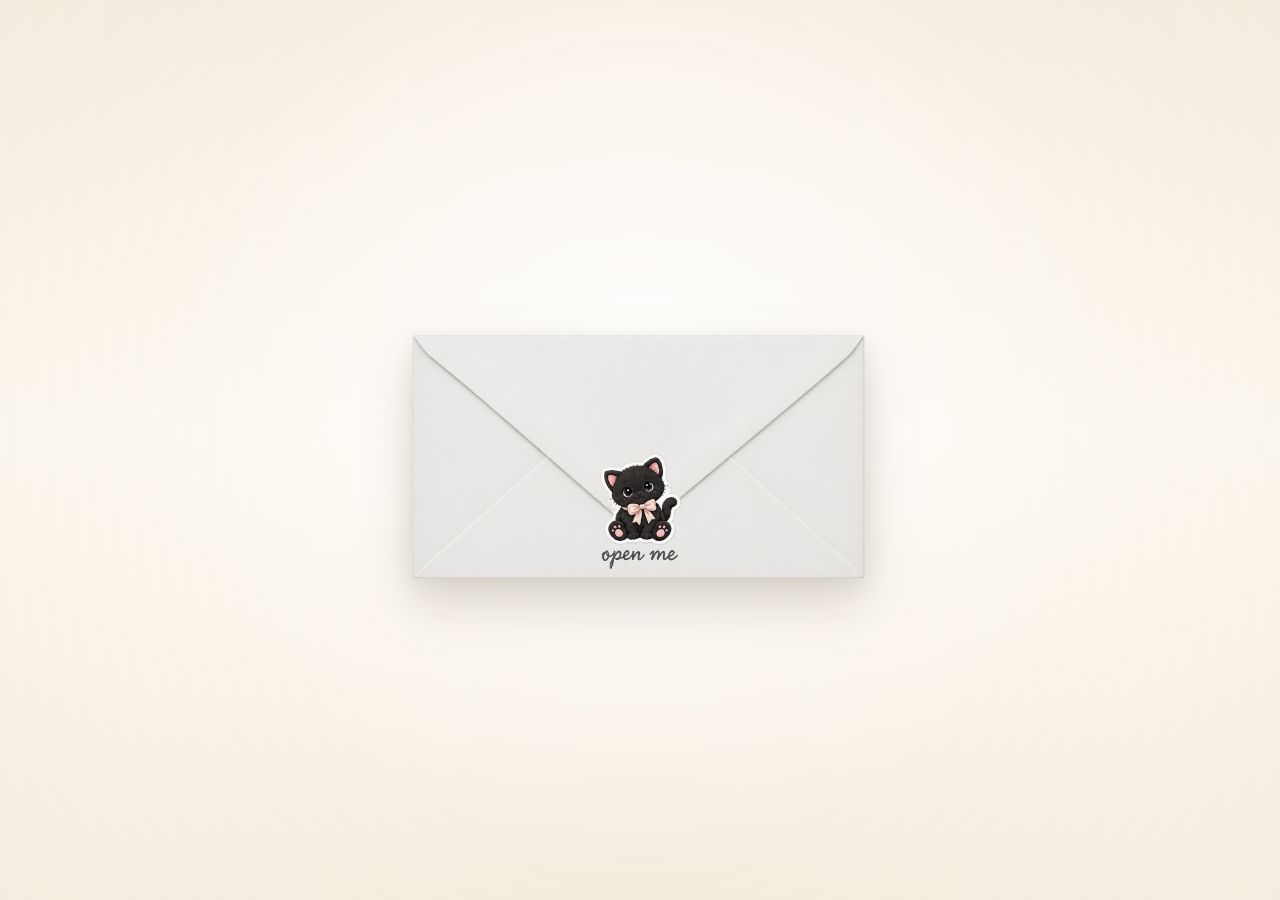
<file: index.html>
<!DOCTYPE html>
<html lang="es">
<head>
<meta charset="UTF-8">
<meta name="viewport" content="width=device-width, initial-scale=1, viewport-fit=cover">
<title>Para ti</title>

<!-- Estilos separados por módulo: base (compartido) + uno por página.
     Cada página solo necesita su propio archivo de estilos, además del
     base compartido (fondo, partículas, sobre, iconos, layout genérico
     de las páginas). -->
<link rel="stylesheet" href="css/base.css">
<link rel="stylesheet" href="css/readme-page.css">
<link rel="stylesheet" href="css/us-page.css">
<link rel="stylesheet" href="css/playlist-page.css">
<link rel="stylesheet" href="css/countdown-page.css">
</head>
<body>

<div id="particles"></div>

<div class="envelope-wrap">
  <div class="desktop-title" aria-label="mi bebecita">Pick any one!</div>
  <img class="envelope-photo" src="assets/img/envelope.png" alt="Sobre - abrir">
  <div class="icons-row" id="iconsRow">
    <button class="icon-btn" id="iconMessage" type="button" aria-label="Read Me" data-page-target="firstPage">
      <img src="assets/img/icon-readme.png" alt="" draggable="false" class="image-2-zoom">
      <span class="icon-label">Read Me</span>
    </button>
    <button class="icon-btn" id="iconMemories" type="button" aria-label="Us" data-page-target="usPage">
      <img src="assets/img/icon-us.png" alt="" draggable="false">
      <span class="icon-label">Us</span>
    </button>
    <button class="icon-btn" id="iconMusic" type="button" aria-label="Playlist" data-page-target="playlistPage">
      <img src="assets/img/icon-playlist.png" alt="" draggable="false">
      <span class="icon-label">Playlist</span>
    </button>
    <button class="icon-btn" id="iconCountdown" type="button" aria-label="Cuenta regresiva" data-page-target="countdownPage">
      <img src="assets/img/icon-countdown.png" alt="" draggable="false">
      <span class="icon-label">Countdown</span>
    </button>
  </div>
</div>

<!-- Las 3 páginas empiezan vacías: main.js hace fetch() de pages/*.html y
     rellena cada una la primera vez que su icono es presionado, llamando
     luego al módulo JS propio de esa página (js/modules/<pagina>.js) si
     tiene alguno. Así cada icono carga únicamente su propio contenido. -->
<section class="first-page icon-page readme-page" id="firstPage" aria-hidden="true"></section>
<section class="first-page icon-page us-page" id="usPage" aria-hidden="true"></section>
<section class="first-page icon-page playlist-page" id="playlistPage" aria-hidden="true"></section>
<section class="first-page icon-page countdown-page" id="countdownPage" aria-hidden="true"></section>

<script type="module" src="js/main.js"></script>

</body>
</html>
</file>
<file: css/base.css>
/* base.css — estilos compartidos: reset, fondo, particulas, sobre, iconos, layout de paginas */

@import url('https://fonts.googleapis.com/css2?family=Allura&display=swap');
  :root {
    --cream: #fdf9f1;
    --heart-gray: #5f5954;
  }
  * { box-sizing: border-box; }
  html, body {
    margin: 0;
    min-height: 100svh;
    overflow-x: hidden;
  }
  body {
    background:
      radial-gradient(circle at 50% 43%, rgba(255,255,255,0.92) 0%, rgba(255,255,255,0.48) 24%, transparent 58%),
      radial-gradient(circle at 50% 100%, rgba(232,220,204,0.22), transparent 48%),
      linear-gradient(180deg, #f7efe4 0%, var(--cream) 48%, #f8f0e5 100%);
    padding: env(safe-area-inset-top, 0px) 0 env(safe-area-inset-bottom, 0px);
    position: relative;
  }
  body::before {
    content: '';
    position: fixed;
    inset: 0;
    z-index: 0;
    pointer-events: none;
    background: radial-gradient(circle at center, transparent 48%, rgba(207,191,171,0.08) 100%);
  }

  /* Tinte sobre el fondo ORIGINAL: no reemplaza sus gradientes. */
  body::after {
    content: '';
    position: fixed;
    inset: 0;
    z-index: 1;
    pointer-events: none;
    background: transparent;
    opacity: 0;
    transition: background-color 380ms cubic-bezier(0.22, 1, 0.36, 1), opacity 380ms cubic-bezier(0.22, 1, 0.36, 1);
  }
  body.theme-pink::after { background: #f3a6b9; opacity: .58; }
  body.theme-yellow::after { background: #f4df9a; opacity: .62; }
  body.theme-black::after { background: #000; opacity: .94; }

  #particles {
    position: fixed;
    inset: 0;
    z-index: 2;
    pointer-events: none;
    overflow: hidden;
  }
  .heart-particle {
    position: absolute;
    bottom: -30px;
    color: var(--heart-gray);
    opacity: 0;
    animation: float-up linear infinite;
    filter: blur(0.1px);
    transition: color 380ms cubic-bezier(0.22, 1, 0.36, 1);
  }
  body.theme-pink .heart-particle,
  body.theme-yellow .heart-particle,
  body.theme-black .heart-particle { color: #fff; }

  @keyframes float-up {
    0% { transform: translateY(0) translateX(0); opacity: 0; }
    12% { opacity: 0.6; }
    88% { opacity: 0.45; }
    100% { transform: translateY(-108vh) translateX(var(--drift, 16px)); opacity: 0; }
  }
  @media (prefers-reduced-motion: reduce) {
    .heart-particle { animation: none; opacity: 0.5; transition: none; }
    body::after { transition: none; }
  }

  /* Título decorativo: aparece junto con los iconos y solo en PC. */
  .desktop-title {
    position: absolute;
    top: 48px;
    left: 50%;
    transform: translateX(-50%);
    z-index: 4;
    margin: 0;
    color: #5f554b;
    font-family: "Allura", "Segoe Script", "Brush Script MT", cursive;
    font-size: clamp(34px, 3.2vw, 52px);
    font-weight: 400;
    line-height: 1;
    white-space: nowrap;
    letter-spacing: 0.01em;
    pointer-events: none;
    user-select: none;
    -webkit-user-select: none;
    opacity: 0;
    visibility: hidden;
  }

  .envelope-wrap.is-opened .desktop-title {
    visibility: visible;
    animation: desktop-title-appear 620ms cubic-bezier(0.22, 1, 0.36, 1) forwards;
  }

  .envelope-wrap.icons-page-open .desktop-title {
    visibility: hidden;
    opacity: 0;
    pointer-events: none;
    transition: opacity 300ms ease, visibility 0s linear 300ms;
  }

  @keyframes desktop-title-appear {
    0% {
      opacity: 0;
      transform: translateX(-50%) translateY(-8px) scale(0.92);
    }
    100% {
      opacity: 1;
      transform: translateX(-50%) translateY(0) scale(1);
    }
  }

  /* Etiquetas debajo de cada icono, siguiendo el estilo manuscrito de la referencia. */
  .icon-label {
    display: block;
    margin-top: 7px;
    color: #5f554b;
    font-family: "Allura", "Segoe Script", "Brush Script MT", cursive;
    font-size: clamp(25px, 2.3vw, 34px);
    font-weight: 400;
    line-height: 1;
    white-space: nowrap;
    letter-spacing: 0.01em;
    text-shadow: 0 1px 1px rgba(102, 86, 68, 0.06);
    pointer-events: none;
  }

  /* Envelope, centered */
  .envelope-wrap {
    position: relative;
    z-index: 2;
    min-height: 100svh;
    display: flex;
    align-items: center;
    justify-content: center;
    padding: 2rem 1.5rem;
  }
  .envelope-photo {
    width: min(520px, 92vw);
    height: auto;
    display: block;
    cursor: pointer;
    transform: scale(1);
    transform-origin: center center;
    will-change: transform;
    transition: transform 420ms cubic-bezier(0.22, 1, 0.36, 1);
    filter:
      drop-shadow(0 24px 26px rgba(102, 86, 68, 0.20))
      drop-shadow(0 7px 10px rgba(102, 86, 68, 0.10));
    /* Evita que el navegador trate la imagen como una foto descargable:
       sin resaltado azul al tocar, sin menú de "Descargar imagen" al
       mantener presionado, y sin arrastre/selección accidental. */
    --hover-scale: 1;
    transform: scale(var(--hover-scale));
    -webkit-tap-highlight-color: transparent;
    -webkit-touch-callout: none;
    -webkit-user-select: none;
    user-select: none;
    -webkit-user-drag: none;
    user-drag: none;
  }

  /* Solo en dispositivos con mouse: agrandar suavemente al pasar encima. */
  @media (hover: hover) and (pointer: fine) {
    .envelope-photo:hover {
      --hover-scale: 1.035;
    }
  }

  /* Animación del clic/tap: se encoge y vuelve suavemente, partiendo
     siempre de la escala actual (con o sin hover) para que no haya salto. */
  @keyframes envelope-click {
    0% { transform: scale(var(--hover-scale)); }
    45% { transform: scale(calc(var(--hover-scale) * 0.94)); }
    100% { transform: scale(var(--hover-scale)); }
  }

  .envelope-photo.is-clicked {
    animation: envelope-click 360ms cubic-bezier(0.22, 1, 0.36, 1);
  }

  @media (prefers-reduced-motion: reduce) {
    .envelope-photo {
      transition: none;
    }
    .envelope-photo.is-clicked {
      animation: none;
    }
  }

  /* --- Fila de 3 iconos que reemplaza al sobre --- */
  .envelope-wrap {
    overflow: visible;
  }
  /* Al abrir, el sobre se quita al instante (sin fundido ni animación). */
  .envelope-wrap.is-opened .envelope-photo {
    display: none;
  }

  .icons-row {
    position: absolute;
    inset: 0;
    display: flex;
    align-items: center;
    justify-content: space-between;
    width: min(1250px, calc(100vw - 60px));
    margin: 0 auto;
    padding: 0 10px;
    pointer-events: none;
  }

  @media (max-width: 700px) {
    .icons-row {
      width: 100%;
      height: 100%;
      flex-direction: column;
      justify-content: center;
      gap: 28px;
      align-items: center;
    }
    .icon-btn img {
      width: 750px;
      --hover-scale: 1.25;
    }
  }

  .icon-btn {
    background: none;
    border: none;
    margin: 0;
    padding: 0;
    line-height: normal;
    display: flex;
    flex-direction: column;
    align-items: center;
    justify-content: flex-start;
    gap: 0;
    cursor: pointer;
    opacity: 0;
    transform: scale(0.4);
    pointer-events: none;
    -webkit-tap-highlight-color: transparent;
  }
  .icon-btn.show {
    animation: icon-appear 620ms cubic-bezier(0.22, 1, 0.36, 1) forwards;
  }
  /* Solo se habilita el click/hover cuando terminó de aparecer, para que
     nunca choque con la animación de entrada. */
  .icon-btn.ready {
    pointer-events: auto;
    opacity: 1;
    transform: scale(1);
  }

  .icon-btn img {
    display: block;
    width: clamp(160px, 17vw, 250px);
    height: auto;
    --hover-scale: 1;
    transform: scale(var(--hover-scale));
    transition: transform 320ms cubic-bezier(0.22, 1, 0.36, 1);
    filter:
      drop-shadow(0 10px 12px rgba(102, 86, 68, 0.18))
      drop-shadow(0 3px 5px rgba(102, 86, 68, 0.10));
    -webkit-tap-highlight-color: transparent;
    -webkit-touch-callout: none;
    -webkit-user-select: none;
    user-select: none;
    -webkit-user-drag: none;
    user-drag: none;
  }

  /* Solo en dispositivos con mouse: agrandar suavemente al pasar encima. */
  @media (hover: hover) and (pointer: fine) {
    .icons-row:not(.is-busy) .icon-btn.ready img:hover {
      --hover-scale: 1.08;
    }
  }

  @keyframes icon-appear {
    0% { opacity: 0; transform: scale(0.4); }
    100% { opacity: 1; transform: scale(1); }
  }

  @keyframes icon-click {
    0% { transform: scale(var(--hover-scale)); }
    45% { transform: scale(calc(var(--hover-scale) * 0.9)); }
    100% { transform: scale(var(--hover-scale)); }
  }

  @keyframes icon-exit {
    0% { opacity: 1; transform: scale(1); }
    42% { opacity: .92; transform: scale(.82); }
    100% { opacity: 0; transform: scale(.34); }
  }

  .icons-row.is-busy {
    pointer-events: none;
  }

  .icons-row.is-busy .icon-btn img {
    --hover-scale: 1;
  }

  .icon-btn.is-leaving {
    pointer-events: none;
    animation: icon-exit 430ms cubic-bezier(0.55, 0, 0.2, 1) forwards;
  }

  /* En móvil, el tap usa la misma animación de clic. */
  @media (hover: none) and (pointer: coarse) {
    .icon-btn.ready img {
      touch-action: manipulation;
    }
  }

  .icon-btn img.is-clicked {
    animation: icon-click 320ms cubic-bezier(0.22, 1, 0.36, 1);
  }

  @media (prefers-reduced-motion: reduce) {
    .envelope-photo { transition: none; }
    .icon-btn.show { animation: none; opacity: 1; transform: scale(1); }
    .icon-btn img { transition: none; }
    .icon-btn img.is-clicked { animation: none; }
    .icon-btn.is-leaving { animation: none; opacity: 0; transform: scale(.34); }
  }

  /* OVERRIDE FINAL: móvil — tamaño grande pero equilibrado */
  @media (max-width: 700px) {
    .icon-btn img {
      width: 250px !important;
      --hover-scale: 1;
    }
  }

  @media (max-width: 700px) {
    .desktop-title {
      display: none !important;
      visibility: hidden !important;
      opacity: 0 !important;
      animation: none !important;
    }
    .icon-label {
      font-size: 29px;
    }
    .icon-btn.show.ready {
      pointer-events: auto;
      touch-action: manipulation;
    }
  }

  /* En accesibilidad/reducción de movimiento no hay animationend;
     los botones siguen siendo tocables en móvil y PC. */
  @media (prefers-reduced-motion: reduce) {
    .icon-btn.show {
      pointer-events: auto;
      touch-action: manipulation;
    }
  }

  /* ===== Paginas de los iconos ===== */
  .first-page {
    position: fixed;
    inset: 0;
    z-index: 30;
    display: flex;
    align-items: center;
    justify-content: center;
    padding: 32px 5vw;
    background: transparent;
    opacity: 0;
    visibility: hidden;
    pointer-events: none;
    transition: opacity 360ms ease, visibility 0s linear 360ms;
    overflow: auto;
    scrollbar-width: none;
    -ms-overflow-style: none;
  }

  .first-page.open {
    opacity: 1;
    visibility: visible;
    pointer-events: auto;
    transition: opacity 360ms ease;
  }

  .first-page-inner {
    width: min(1050px, 100%);
    min-height: min(680px, 92vh);
    display: flex;
    align-items: center;
    justify-content: center;
    gap: clamp(55px, 9vw, 125px);
    position: relative;
  }

  .memory-card {
    position: relative;
    flex: 0 0 auto;
    width: clamp(245px, 29vw, 355px);
    padding: 18px 18px 54px;
    background: #fff;
    box-shadow:
      0 14px 26px rgba(87, 73, 78, .18),
      0 3px 8px rgba(87, 73, 78, .10);
    transform: rotate(-1.2deg);
  }

  .memory-photo {
    display: block;
    width: 100%;
    aspect-ratio: 1.04 / 1;
    object-fit: cover;
    object-position: center;
    user-select: none;
    -webkit-user-drag: none;
  }

  .memory-dots {
    position: absolute;
    z-index: -1;
    left: -15px;
    bottom: -17px;
    width: 91%;
    height: 86%;
    background:
      radial-gradient(circle, rgba(255,255,255,.9) 1.4px, transparent 1.7px) 0 0 / 15px 15px,
      #d9cfc7;
    transform: rotate(.8deg);
  }

  .sticker-heart {
    position: absolute;
    top: -10px;
    left: -11px;
    width: 42px;
    height: 42px;
    border-radius: 50%;
    background: #eeeae5;
    box-shadow: 0 3px 7px rgba(80,70,65,.12);
    display: grid;
    place-items: center;
    color: #a79b92;
    font-size: 19px;
    transform: rotate(-13deg);
  }

  .sticker-bear {
    position: absolute;
    right: -14px;
    bottom: 16px;
    width: 45px;
    height: 45px;
    border-radius: 48% 48% 45% 45%;
    background: #c8b3a2;
    border: 3px solid #f7f1ec;
    box-shadow: 0 3px 7px rgba(80,70,65,.13);
    display: grid;
    place-items: center;
    font-size: 23px;
    transform: rotate(7deg);
  }

  .memory-copy {
    width: min(430px, 43vw);
    color: #746a70;
    transform: translateY(-4px);
  }

  .memory-copy h1 {
    margin: 0 0 34px;
    font-family: "Allura", "Segoe Script", "Brush Script MT", cursive;
    font-size: clamp(31px, 3.1vw, 48px);
    line-height: 1;
    font-weight: 400;
    color: #71666d;
  }

  .memory-copy p {
    margin: 0;
    font-family: "Allura", "Segoe Script", "Brush Script MT", cursive;
    font-size: clamp(23px, 2.15vw, 33px);
    line-height: 1.12;
    font-weight: 400;
    color: #7a7076;
  }

  .memory-signature {
    margin-top: 48px;
    text-align: center;
    font-family: "Allura", "Segoe Script", "Brush Script MT", cursive;
    font-size: clamp(24px, 2vw, 31px);
    color: #70666c;
  }

  .first-page-back {
    position: absolute;
    left: 50%;
    bottom: 12px;
    transform: translateX(-50%);
    border: 0;
    background: transparent;
    color: #4f454b;
    font-family: "Allura", "Segoe Script", "Brush Script MT", cursive;
    font-size: 31px;
    font-weight: 600;
    cursor: pointer;
    padding: 8px 16px;
    text-shadow: 0 2px 5px rgba(87, 73, 78, .12);
    -webkit-tap-highlight-color: transparent;
  }

  .first-page-back::after {
    content: '';
    display: block;
    width: 25px;
    height: 2px;
    margin: 0 auto;
    background: currentColor;
    opacity: .8;
  }

  @media (max-width: 700px) {
    .first-page {
      align-items: flex-start;
      padding: 28px 22px 70px;
    }

    .first-page-inner {
      min-height: auto;
      flex-direction: column;
      gap: 34px;
      justify-content: flex-start;
      padding-top: 12px;
    }

    .memory-card {
      width: min(300px, 78vw);
      padding: 13px 13px 39px;
    }

    .memory-dots {
      left: -10px;
      bottom: -12px;
      width: 91%;
      height: 85%;
      background-size: 11px 11px;
    }

    .sticker-heart {
      width: 34px;
      height: 34px;
      font-size: 15px;
      top: -8px;
      left: -8px;
    }

    .sticker-bear {
      width: 38px;
      height: 38px;
      right: -11px;
      bottom: 10px;
      font-size: 19px;
    }

    .memory-copy {
      width: min(430px, 90vw);
      text-align: center;
      transform: none;
    }

    .memory-copy h1 {
      margin-bottom: 23px;
      font-size: 34px;
    }

    .memory-copy p {
      font-size: 25px;
      line-height: 1.1;
    }

    .memory-signature {
      margin-top: 30px;
    }

    .first-page-back {
      bottom: 13px;
      font-size: 28px;
    }}
</file>
<file: css/readme-page.css>
/* readme-page.css — estilos exclusivos de la pagina 'Read Me' (icono 1)
   Rediseño completo: fondo con brillo, foto con tilt 3D, corazones al
   tocar, mensaje secreto oculto, texto con entrada animada. */

.first-page::-webkit-scrollbar,
.readme-copy::-webkit-scrollbar {
  display: none;
}

.readme-page {
  align-items: center;
  justify-content: center;
  padding: 4vh 3vw;
  overflow: hidden;
}

.readme-page .first-page-inner {
  width: min(1260px, 100%);
  gap: clamp(34px, 5vw, 86px);
  justify-content: center;
  position: relative;
  z-index: 2;
}

/* ---------------------------------------------------------------------
   Fondo: resplandor cálido detrás de todo + corazones flotando pasivos
   ------------------------------------------------------------------- */
.readme-page .readme-bg-glow {
  position: absolute;
  inset: -10%;
  z-index: 0;
  pointer-events: none;
  background:
    radial-gradient(circle at 25% 20%, rgba(255, 214, 229, .55), transparent 45%),
    radial-gradient(circle at 78% 75%, rgba(255, 197, 214, .5), transparent 50%),
    radial-gradient(circle at 50% 50%, rgba(255, 244, 246, .4), transparent 60%);
  animation: bg-glow-drift 12s ease-in-out infinite alternate;
}
@keyframes bg-glow-drift {
  0% { transform: scale(1) translate(0, 0); }
  100% { transform: scale(1.08) translate(-1.5%, 1.5%); }
}

.readme-page .readme-confetti {
  position: absolute;
  inset: 0;
  z-index: 1;
  pointer-events: none;
  overflow: hidden;
}
.readme-page .readme-confetti span {
  position: absolute;
  font-size: clamp(14px, 1.7vw, 24px);
  color: #f2a7bb;
  opacity: .55;
  filter: drop-shadow(0 2px 4px rgba(181,73,91,.15));
  animation: confetti-drift 7s ease-in-out infinite;
}
.readme-page .readme-confetti span:nth-child(1) { top: 10%; left: 5%; animation-delay: 0s; color: #f7c1d0; }
.readme-page .readme-confetti span:nth-child(2) { top: 80%; left: 8%; animation-delay: 1.1s; font-size: 16px; }
.readme-page .readme-confetti span:nth-child(3) { top: 18%; left: 93%; animation-delay: .6s; color: #e8a6c9; }
.readme-page .readme-confetti span:nth-child(4) { top: 70%; left: 95%; animation-delay: 1.8s; font-size: 15px; }
.readme-page .readme-confetti span:nth-child(5) { top: 44%; left: 2%; animation-delay: 2.4s; font-size: 13px; color: #f7c1d0; }
.readme-page .readme-confetti span:nth-child(6) { top: 52%; left: 97%; animation-delay: .3s; font-size: 17px; }
.readme-page .readme-confetti span:nth-child(7) { top: 5%; left: 46%; animation-delay: 1.5s; font-size: 12px; color: #e8a6c9; }
.readme-page .readme-confetti span:nth-child(8) { top: 92%; left: 55%; animation-delay: 2.1s; font-size: 14px; }
.readme-page .readme-confetti span:nth-child(9) { top: 30%; left: 15%; animation-delay: 3.1s; font-size: 13px; color: #f7c1d0; }
.readme-page .readme-confetti span:nth-child(10) { top: 60%; left: 85%; animation-delay: 1.9s; font-size: 15px; }
@keyframes confetti-drift {
  0%, 100% { transform: translateY(0) rotate(0deg); opacity: .35; }
  50% { transform: translateY(-16px) rotate(10deg); opacity: .8; }
}

/* ---------------------------------------------------------------------
   Encabezado
   ------------------------------------------------------------------- */
.readme-page .readme-heading {
  position: absolute;
  top: clamp(14px, 3vh, 30px);
  left: 50%;
  transform: translateX(-50%);
  display: flex;
  align-items: center;
  gap: 12px;
  z-index: 5;
  pointer-events: none;
  white-space: nowrap;
}
.readme-page .readme-heading-text {
  font-family: "Allura", "Segoe Script", "Brush Script MT", cursive;
  font-size: clamp(30px, 3.2vw, 46px);
  background: linear-gradient(90deg, #b5495b, #e0768c, #b5495b);
  background-size: 200% auto;
  -webkit-background-clip: text;
  background-clip: text;
  color: transparent;
  animation: heading-shine 3.5s linear infinite, heading-float 3.6s ease-in-out infinite;
  filter: drop-shadow(0 2px 8px rgba(181, 73, 91, .18));
}
.readme-page .readme-heading .sparkle {
  font-size: clamp(16px, 1.6vw, 22px);
  color: #e0aabb;
  animation: sparkle-twinkle 1.8s ease-in-out infinite;
}
.readme-page .readme-heading .sparkle:nth-child(3) { animation-delay: .4s; }
@keyframes heading-shine {
  0% { background-position: 0% center; }
  100% { background-position: 200% center; }
}
@keyframes heading-float {
  0%, 100% { transform: translateY(0); }
  50% { transform: translateY(-5px); }
}
@keyframes sparkle-twinkle {
  0%, 100% { opacity: .5; transform: scale(.85) rotate(0deg); }
  50% { opacity: 1; transform: scale(1.2) rotate(14deg); }
}
@media (max-width: 700px) {
  .readme-page .readme-heading { top: 10px; }
  .readme-page .readme-heading-text { font-size: 26px; }
}

/* ---------------------------------------------------------------------
   Tarjeta de la foto: marco tipo scrapbook + tilt 3D + glow + botón secreto
   ------------------------------------------------------------------- */
.readme-card {
  width: clamp(360px, 40vw, 560px);
  padding: 0;
  background: transparent;
  box-shadow: none;
  position: relative;
  transform-style: preserve-3d;
  perspective: 900px;
  transition: transform .12s ease-out;
  animation: card-entrance .8s cubic-bezier(.2,.9,.3,1.2) both;
}
@keyframes card-entrance {
  0% { opacity: 0; transform: translateY(30px) scale(.92) rotate(-6deg); }
  100% { opacity: 1; transform: translateY(0) scale(1) rotate(-2deg); }
}

.readme-card .memory-dots,
.readme-card .sticker-heart,
.readme-card .sticker-bear {
  display: block;
}

.readme-photo {
  aspect-ratio: auto;
  object-fit: contain;
  border-radius: 10px;
  outline: 6px solid #fff;
  outline-offset: 0;
  position: relative;
  z-index: 1;
  box-shadow:
    0 22px 26px rgba(87, 73, 78, .20),
    0 5px 9px rgba(87, 73, 78, .12),
    0 0 0 1px rgba(224, 170, 187, .35);
}

.readme-page .readme-photo-glow {
  position: absolute;
  inset: -6%;
  z-index: 0;
  border-radius: 26px;
  background: radial-gradient(circle, rgba(255, 200, 220, .65), transparent 70%);
  filter: blur(18px);
  opacity: .8;
  animation: photo-glow-pulse 3.2s ease-in-out infinite;
  pointer-events: none;
}
@keyframes photo-glow-pulse {
  0%, 100% { opacity: .55; transform: scale(.97); }
  50% { opacity: .9; transform: scale(1.04); }
}

.washi-tape {
  position: absolute;
  top: -16px;
  left: 50%;
  transform: translateX(-50%) rotate(-3deg);
  width: 108px;
  height: 34px;
  background: repeating-linear-gradient(45deg, rgba(255,255,255,.5) 0 6px, rgba(242,167,187,.75) 6px 12px);
  border-radius: 3px;
  box-shadow: 0 4px 8px rgba(87,73,78,.16);
  z-index: 3;
  opacity: .92;
}

.readme-card .memory-dots {
  background:
    radial-gradient(circle, rgba(255,255,255,.95) 1.5px, transparent 1.8px) 0 0 / 14px 14px,
    linear-gradient(135deg, #f3c7d3, #e7b9c8);
}

.sticker-heart {
  background: linear-gradient(145deg, #ffd9e3, #f6aec2);
  color: #b5495b;
  box-shadow: 0 4px 10px rgba(181,73,91,.28), inset 0 0 0 2px #fff;
  font-size: 21px;
  animation: sticker-bob 2.6s ease-in-out infinite;
}
.sticker-bear {
  background: linear-gradient(150deg, #e6c6b4, #c8a08c);
  box-shadow: 0 4px 10px rgba(120,90,70,.25), inset 0 0 0 2px #fff;
  animation: sticker-bob 3s ease-in-out infinite 0.3s;
}
@keyframes sticker-bob {
  0%, 100% { transform: translateY(0) rotate(0deg); }
  50% { transform: translateY(-5px) rotate(-6deg); }
}
.sticker-star {
  position: absolute;
  top: 38%;
  left: -18px;
  width: 34px;
  height: 34px;
  border-radius: 50%;
  background: linear-gradient(145deg, #fff2c4, #f6d98a);
  box-shadow: 0 3px 8px rgba(150,120,40,.25), inset 0 0 0 2px #fff;
  display: grid;
  place-items: center;
  font-size: 16px;
  transform: rotate(-10deg);
  z-index: 3;
  animation: sticker-spin 5s linear infinite;
}
@keyframes sticker-spin {
  0% { transform: rotate(-10deg) scale(1); }
  50% { transform: rotate(12deg) scale(1.12); }
  100% { transform: rotate(-10deg) scale(1); }
}
.sticker-sparkle {
  position: absolute;
  bottom: -14px;
  left: 22px;
  width: 30px;
  height: 30px;
  border-radius: 50%;
  background: linear-gradient(145deg, #ffe1ec, #f6b8cc);
  box-shadow: 0 3px 8px rgba(181,73,91,.22), inset 0 0 0 2px #fff;
  display: grid;
  place-items: center;
  font-size: 14px;
  transform: rotate(9deg);
  z-index: 3;
  animation: sparkle-twinkle 1.9s ease-in-out infinite;
}

/* Corazoncito secreto, casi invisible, escondido en una esquina de la foto */
.readme-page .readme-secret-btn {
  position: absolute;
  bottom: 6%;
  right: 7%;
  z-index: 4;
  width: 30px;
  height: 30px;
  border: none;
  border-radius: 50%;
  background: transparent;
  color: rgba(255, 255, 255, .35);
  font-size: 20px;
  display: grid;
  place-items: center;
  cursor: pointer;
  transition: transform .25s ease, color .25s ease;
  animation: secret-pulse 2.4s ease-in-out infinite;
}
.readme-page .readme-secret-btn:hover,
.readme-page .readme-secret-btn:focus-visible {
  color: #fff;
  transform: scale(1.3);
}
@keyframes secret-pulse {
  0%, 100% { opacity: .45; }
  50% { opacity: .85; }
}

/* ---------------------------------------------------------------------
   Marco de texto: festoneado (generado por JS) + brillo recorriendo el
   borde + entrada animada párrafo por párrafo
   ------------------------------------------------------------------- */
.readme-page .readme-copy-frame {
  position: relative;
  min-height: min(64vh, 580px);
  display: flex;
  align-items: center;
  justify-content: center;
  width: min(560px, 45vw);
}

.readme-page .readme-copy {
  position: relative;
  background: transparent;
  padding: clamp(18px, 2vw, 26px) clamp(30px, 3.4vw, 44px) clamp(34px, 3.8vw, 46px);
  width: 100%;
  max-height: min(48vh, 430px);
  overflow: auto;
  scrollbar-width: none;
  -ms-overflow-style: none;
  text-align: left;
}

.readme-page .readme-copy-frame .scallop-bg {
  position: absolute;
  inset: -14px;
  z-index: -1;
  pointer-events: none;
  filter: drop-shadow(0 10px 20px rgba(181, 73, 91, .16));
}
.readme-page .readme-copy-frame .scallop-bg svg {
  width: 100%;
  height: 100%;
  display: block;
}

/* Brillo diagonal que recorre el marco de tanto en tanto */
.readme-page .readme-copy-shine {
  position: absolute;
  inset: -14px;
  z-index: 0;
  pointer-events: none;
  overflow: hidden;
  border-radius: inherit;
}
.readme-page .readme-copy-shine::before {
  content: '';
  position: absolute;
  top: -50%;
  left: -60%;
  width: 40%;
  height: 200%;
  background: linear-gradient(100deg, transparent, rgba(255,255,255,.55), transparent);
  transform: rotate(12deg);
  animation: shine-sweep 5s ease-in-out infinite;
}
@keyframes shine-sweep {
  0% { left: -60%; }
  35%, 100% { left: 130%; }
}

.readme-page .readme-copy::after {
  content: '❀';
  position: absolute;
  bottom: -18px;
  right: 2px;
  font-size: 26px;
  color: #eaacbf;
  opacity: .7;
  transform: rotate(18deg);
  pointer-events: none;
}

.readme-page .readme-copy p {
  margin: 0 0 15px;
  font-family: "Allura", "Segoe Script", "Brush Script MT", cursive;
  font-size: clamp(22px, 1.65vw, 27px);
  line-height: 1.52;
  color: #6d5560;
  text-shadow: 0 1px 1px rgba(90, 78, 84, .10);
  position: relative;
  opacity: 0;
  transform: translateY(10px);
  animation: paragraph-in .6s ease forwards;
}
.readme-page .readme-copy p:nth-of-type(1) { animation-delay: .05s; }
.readme-page .readme-copy p:nth-of-type(2) { animation-delay: .15s; }
.readme-page .readme-copy p:nth-of-type(3) { animation-delay: .25s; }
.readme-page .readme-copy p:nth-of-type(4) { animation-delay: .35s; }
.readme-page .readme-copy p:nth-of-type(n+5) { animation-delay: .4s; }
@keyframes paragraph-in {
  to { opacity: 1; transform: translateY(0); }
}

.readme-page .readme-copy p::first-letter {
  font-size: 1.18em;
  color: #b5495b;
}

.readme-page .memory-signature {
  position: relative;
  font-size: clamp(30px, 2.6vw, 40px);
  color: #b5495b;
  text-shadow: 0 2px 10px rgba(181,73,91,.22);
  animation: signature-beat 1.8s ease-in-out infinite;
}
@keyframes signature-beat {
  0%, 100% { transform: scale(1); }
  50% { transform: scale(1.12); }
}

/* ---------------------------------------------------------------------
   Botón volver: lacito/sello, con hover suave
   ------------------------------------------------------------------- */
.readme-page .page-back {
  background: transparent;
  box-shadow: none;
  border: none;
  padding: 0;
}
.readme-page .readme-back-ribbon {
  display: inline-block;
  padding: 10px 28px;
  border-radius: 999px;
  background: linear-gradient(145deg, #ffe1ec, #f6b8cc);
  color: #96324a;
  font-family: "Allura", "Segoe Script", "Brush Script MT", cursive;
  font-size: 26px;
  box-shadow: 0 6px 14px rgba(181,73,91,.22), inset 0 0 0 1px rgba(255,255,255,.6);
  transition: transform .2s ease, box-shadow .2s ease;
}
.readme-page .page-back:hover .readme-back-ribbon,
.readme-page .page-back:focus-visible .readme-back-ribbon {
  transform: translateY(-2px) scale(1.04);
  box-shadow: 0 10px 20px rgba(181,73,91,.28), inset 0 0 0 1px rgba(255,255,255,.7);
}

/* ---------------------------------------------------------------------
   Corazones que estallan al tocar la página (capa full-screen)
   ------------------------------------------------------------------- */
.readme-page .readme-burst-layer {
  position: fixed;
  inset: 0;
  z-index: 30;
  pointer-events: none;
  overflow: hidden;
}
.readme-burst-heart {
  position: absolute;
  font-size: 18px;
  color: #e87b98;
  opacity: 0;
  animation: burst-float 1.1s ease-out forwards;
  will-change: transform, opacity;
}
@keyframes burst-float {
  0% { opacity: 0; transform: translate(0, 0) scale(.4) rotate(0deg); }
  15% { opacity: 1; }
  100% { opacity: 0; transform: var(--burst-end) scale(1.1) rotate(var(--burst-rot)); }
}

/* ---------------------------------------------------------------------
   Mensaje sorpresa oculto (corazón secreto)
   ------------------------------------------------------------------- */
.readme-page .readme-secret-message {
  position: fixed;
  inset: 0;
  z-index: 40;
  display: flex;
  align-items: center;
  justify-content: center;
  background: rgba(181, 73, 91, .28);
  backdrop-filter: blur(3px);
  opacity: 0;
  pointer-events: none;
  transition: opacity .3s ease;
  padding: 24px;
}
.readme-page .readme-secret-message.is-visible {
  opacity: 1;
  pointer-events: auto;
}
.readme-page .readme-secret-card {
  position: relative;
  background: linear-gradient(180deg, #fffaf7, #fff0f4);
  border-radius: 24px;
  padding: 40px 34px;
  max-width: 360px;
  text-align: center;
  box-shadow: 0 24px 50px rgba(87,73,78,.3);
  transform: scale(.85);
  transition: transform .3s cubic-bezier(.2,.9,.3,1.2);
}
.readme-page .readme-secret-message.is-visible .readme-secret-card {
  transform: scale(1);
}
.readme-page .readme-secret-heart {
  font-size: 46px;
  color: #e0577a;
  animation: signature-beat 1.4s ease-in-out infinite;
  margin-bottom: 6px;
}
.readme-page .readme-secret-card p {
  margin: 0 0 8px;
  font-family: "Allura", "Segoe Script", "Brush Script MT", cursive;
  font-size: 26px;
  color: #b5495b;
}
.readme-page .readme-secret-small {
  font-size: 19px !important;
  color: #8a6068 !important;
}
.readme-page .readme-secret-close {
  position: absolute;
  top: 14px;
  right: 18px;
  font-size: 16px;
  color: #b5495b;
  opacity: .6;
  cursor: pointer;
}
.readme-page .readme-secret-close:hover { opacity: 1; }

@media (prefers-reduced-motion: reduce) {
  .readme-page * {
    animation: none !important;
    transition: none !important;
  }
}

/* ---------------------------------------------------------------------
   Responsive
   ------------------------------------------------------------------- */
@media (max-width: 700px) {
  .readme-page {
    display: flex;
    flex-direction: column;
    justify-content: flex-start;
    align-items: center;
    padding: 70px 19px 48px;
  }

  .readme-page .first-page-inner {
    width: 100%;
    gap: 24px;
    padding-top: 0;
    flex-direction: column;
  }

  .readme-card {
    width: min(340px, 88vw);
    transform: none;
    animation: card-entrance-mobile .8s cubic-bezier(.2,.9,.3,1.2) both;
  }
  @keyframes card-entrance-mobile {
    0% { opacity: 0; transform: translateY(24px) scale(.94); }
    100% { opacity: 1; transform: translateY(0) scale(1); }
  }

  .readme-page .readme-copy-frame {
    width: min(620px, 92vw);
    min-height: auto;
  }

  .readme-page .readme-copy {
    max-height: none;
    overflow: visible;
    padding: 26px 20px 30px;
  }

  .readme-page .washi-tape { width: 84px; height: 26px; top: -12px; }
  .readme-page .sticker-star { width: 28px; height: 28px; left: -12px; }
  .readme-page .sticker-sparkle { width: 24px; height: 24px; left: 14px; bottom: -10px; }

  .readme-page .first-page-back {
    position: static;
    display: block;
    margin: 30px auto 0;
  }
}
</file>
<file: css/us-page.css>
/* us-page.css — estilos exclusivos de la pagina 'Us' (icono 2) */

.us-collage {
    width: clamp(250px, 31vw, 390px);
    min-height: clamp(310px, 36vw, 430px);
    position: relative;
  }

  .us-page {
    align-items: flex-start;
    justify-content: flex-start;
    padding: 0 4vw 28px;
    overflow-y: auto;
    overflow-x: hidden;
    flex-direction: column;
  }

  .us-page .first-page-inner {
    width: min(900px, 100%);
    min-height: auto;
    flex-direction: column;
    justify-content: flex-start;
    align-items: center;
    gap: clamp(28px, 4vw, 50px);
    margin: 0 auto;
    padding-top: 0;
  }

  /* La primera foto ocupa la altura visible y queda centrada al abrir la página,
     sin el "recorte" que provoca centrar con flexbox cuando hay overflow. */
  .us-hero {
    width: 100%;
    min-height: 100svh;
    display: flex;
    align-items: center;
    justify-content: center;
    flex-shrink: 0;
  }

  .us-frame {
    position: relative;
    width: min(480px, 78vw);
    padding: clamp(13px, 1.5vw, 21px);
    background:
      linear-gradient(135deg, rgba(255,255,255,.98), rgba(250,246,243,.96));
    border-radius: 6px;
    box-shadow:
      0 32px 45px rgba(87, 73, 78, .22),
      0 9px 18px rgba(87, 73, 78, .13),
      inset 0 0 0 1px rgba(136, 118, 108, .12);
    transform: rotate(-.45deg);
  }

  .us-frame-lower {
    margin-top: clamp(55px, 7vw, 85px);
    transform: rotate(.45deg);
  }

  .us-frame::before,
  .us-frame::after {
    content: '';
    position: absolute;
    z-index: 2;
    width: clamp(62px, 7vw, 96px);
    height: clamp(24px, 3vw, 34px);
    background:
      repeating-linear-gradient(45deg, rgba(187, 160, 150, .26) 0 9px, rgba(255,255,255,.38) 9px 18px),
      rgba(232, 214, 206, .88);
    border-radius: 3px;
    box-shadow: 0 7px 13px rgba(87, 73, 78, .14);
  }

  .us-frame::before {
    top: -11px;
    left: clamp(34px, 7vw, 96px);
    transform: rotate(-8deg);
  }

  .us-frame::after {
    right: clamp(34px, 7vw, 96px);
    bottom: -12px;
    transform: rotate(7deg);
  }

  .us-frame-caption {
    margin-top: clamp(10px, 1.5vw, 16px);
    text-align: center;
    font-family: "Allura", "Segoe Script", "Brush Script MT", cursive;
    font-size: clamp(24px, 2.2vw, 34px);
    color: #5e5359;
  }

  .us-main-image {
    display: block;
    width: 100%;
    max-height: none;
    object-fit: contain;
    border-radius: 3px;
    box-shadow: inset 0 0 0 1px rgba(255,255,255,.25);
    user-select: none;
    -webkit-user-drag: none;
  }

  .us-gallery {
    width: min(860px, 90vw);
    display: grid;
    grid-template-columns: repeat(3, minmax(0, 1fr));
    gap: clamp(32px, 5vw, 68px);
    align-items: start;
    justify-content: center;
  }

  .us-gallery-card {
    position: relative;
    padding: clamp(9px, 1vw, 13px);
    background: linear-gradient(135deg, #fffefd, #f6eee9);
    border-radius: 6px;
    box-shadow:
      0 18px 26px rgba(87, 73, 78, .17),
      0 5px 10px rgba(87, 73, 78, .10),
      inset 0 0 0 1px rgba(136, 118, 108, .11);
  }

  .us-gallery-card:nth-child(1) {
    transform: rotate(-.6deg);
  }

  .us-gallery-card:nth-child(2) {
    transform: translateY(8px) rotate(.35deg);
  }

  .us-gallery-card:nth-child(3) {
    transform: rotate(.55deg);
  }

  .us-gallery-card::before {
    content: '';
    position: absolute;
    z-index: 2;
    top: -9px;
    left: 50%;
    width: 68px;
    height: 24px;
    background:
      repeating-linear-gradient(45deg, rgba(187, 160, 150, .23) 0 8px, rgba(255,255,255,.42) 8px 16px),
      rgba(232, 214, 206, .86);
    border-radius: 3px;
    box-shadow: 0 6px 10px rgba(87, 73, 78, .12);
    transform: translateX(-50%) rotate(-4deg);
  }

  .us-gallery-img {
    display: block;
    width: 100%;
    aspect-ratio: 1.18 / 1;
    object-fit: cover;
    border-radius: 3px;
    user-select: none;
    -webkit-user-drag: none;
  }

  .us-gallery-caption {
    margin-top: 10px;
    min-height: 31px;
    text-align: center;
    font-family: "Allura", "Segoe Script", "Brush Script MT", cursive;
    font-size: clamp(22px, 1.9vw, 29px);
    line-height: 1;
    color: #5e5359;
  }

  .us-polaroid {
    position: absolute;
    width: 56%;
    padding: 12px 12px 42px;
    background: #fffdfa;
    box-shadow:
      0 14px 24px rgba(87, 73, 78, .16),
      0 3px 8px rgba(87, 73, 78, .10);
  }

  .us-polaroid::before {
    content: '';
    display: block;
    aspect-ratio: 1 / 1.05;
    background:
      linear-gradient(135deg, rgba(255,255,255,.52), transparent 45%),
      #d8c7cf;
  }

  .us-polaroid span {
    position: absolute;
    left: 0;
    right: 0;
    bottom: 10px;
    text-align: center;
    font-family: "Allura", "Segoe Script", "Brush Script MT", cursive;
    font-size: 27px;
    color: #7b7177;
  }

  .us-polaroid-one {
    left: 2%;
    top: 6%;
    transform: rotate(-7deg);
  }

  .us-polaroid-two {
    right: 1%;
    top: 28%;
    transform: rotate(6deg);
  }

  .us-ribbon {
    position: absolute;
    left: 50%;
    bottom: 7%;
    transform: translateX(-50%) rotate(-2deg);
    min-width: 155px;
    padding: 11px 18px 9px;
    background: #e9dce4;
    color: #756a71;
    text-align: center;
    font-family: "Allura", "Segoe Script", "Brush Script MT", cursive;
    font-size: 31px;
    box-shadow: 0 9px 17px rgba(87, 73, 78, .13);
  }

  .us-back {
    position: relative;
    left: auto;
    bottom: auto;
    transform: none;
    display: block;
    margin: 28px auto 0;
    border: 0;
    background: transparent;
    color: #4f454b;
    font-family: "Allura", "Segoe Script", "Brush Script MT", cursive;
    font-size: 31px;
    font-weight: 600;
    cursor: pointer;
    padding: 8px 16px;
    text-shadow: 0 2px 5px rgba(87, 73, 78, .12);
    -webkit-tap-highlight-color: transparent;
  }



  /* Ajuste pagina 2: fotos mas grandes y con menos espacio entre ellas */
  .us-page .first-page-inner {
    width: min(1050px, 100%);
    gap: 18px;
  }

  .us-hero {
    min-height: 82svh;
  }

  .us-frame {
    width: min(570px, 84vw);
  }

  .us-gallery {
    width: min(1000px, 94vw);
    gap: 24px;
  }

  @media (max-width: 700px) {
    .us-page .first-page-inner {
      gap: 20px;
    }

    .us-hero {
      min-height: 82svh;
    }

    .us-frame {
      width: min(560px, 92vw);
    }

    .us-main-image {
      max-height: 50vh;
    }

    .us-gallery {
      gap: 22px;
    }
  }

  @media (max-width: 700px) {

    .us-collage {
      width: min(315px, 85vw);
      min-height: 335px;
    }

    .us-page {
      justify-content: flex-start;
      align-items: center;
      padding: 0 14px 90px;
    }

    .us-page .first-page-inner {
      min-height: auto;
      width: 100%;
      padding-top: 0;
      align-items: center;
      gap: 38px;
    }

    .us-hero {
      min-height: 100svh;
      flex-shrink: 0;
    }

    .us-frame {
      width: min(500px, 88vw);
      padding: 12px;
      transform: rotate(-.3deg);
    }

    .us-frame-lower {
      margin-top: 55px;
      transform: rotate(.3deg);
    }

    .us-frame::before,
    .us-frame::after {
      width: 70px;
      height: 25px;
    }

    .us-frame::before {
      top: -8px;
      left: 22px;
    }

    .us-frame::after {
      right: 22px;
      bottom: -9px;
    }

    .us-frame-caption {
      margin-top: 10px;
      font-size: 27px;
    }

    .us-main-image {
      max-height: 42vh;
    }

    .us-gallery {
      width: min(500px, 88vw);
      grid-template-columns: 1fr;
      gap: 34px;
    }

    .us-gallery-card,
    .us-gallery-card:nth-child(1),
    .us-gallery-card:nth-child(2),
    .us-gallery-card:nth-child(3) {
      transform: none;
    }

    .us-gallery-img {
      aspect-ratio: 1.18 / 1;
    }

    .us-gallery-caption {
      min-height: 0;
      font-size: 30px;
    }

    .us-polaroid {
      padding: 10px 10px 36px;
    }

    .us-polaroid span {
      font-size: 24px;
    }}
/* Las 4 fotos inferiores suben juntas; se conserva su tamaño y separación interna. */
.us-hero {
    min-height: 70svh !important;
}

@media (max-width: 700px) {
    .us-hero {
        min-height: 70svh !important;
    }
}

.image-2-zoom {
  transform: scale(1.45);
  transform-origin: center center;
}
</file>
<file: css/playlist-page.css>
/* playlist-page.css — estilos exclusivos de la pagina 'Playlist' (icono 3) */

/* Página 3: tres imágenes individuales, iguales y separadas. */
  .playlist-image-card {
    width: min(1220px, 94vw);
    display: grid;
    grid-template-columns: repeat(3, minmax(0, 1fr));
    gap: 22px;
    align-items: stretch;
    justify-content: center;
  }

  .playlist-image-card .playlist-photo-frame {
    min-width: 0;
    aspect-ratio: 1 / 1;
    padding: 11px;
    background: rgba(145, 145, 145, .38);
    border: 1px solid rgba(255, 255, 255, .12);
    border-radius: 24px;
    box-shadow:
      0 22px 38px rgba(0, 0, 0, .28),
      0 7px 16px rgba(0, 0, 0, .18),
      inset 0 1px 0 rgba(255, 255, 255, .10);
    backdrop-filter: blur(5px);
    -webkit-backdrop-filter: blur(5px);
  }

  .playlist-image {
    display: block;
    width: 100%;
    height: 100%;
    object-fit: contain;
    object-position: center;
    background: rgba(110, 110, 110, .28);
    border-radius: 15px;
    user-select: none;
    -webkit-user-drag: none;
  }

  @media (max-width: 760px) {
    .playlist-image-card {
      width: min(92vw, 520px);
      grid-template-columns: 1fr;
      gap: 16px;
    }

    .playlist-image-card .playlist-photo-frame {
      padding: 9px;
      border-radius: 21px;
    }

    .playlist-image {
      border-radius: 13px;
    }
  }

  .playlist-image-extra {
    width: min(1220px, 94vw);
    display: flex;
    flex-wrap: wrap;
    justify-content: center;
    gap: 22px;
    margin-top: 22px;
  }

  .playlist-image-extra .playlist-photo-frame {
    width: min(31%, 380px);
    aspect-ratio: 1 / 1;
    padding: 11px;
    background: rgba(145, 145, 145, .38);
    border: 1px solid rgba(255, 255, 255, .12);
    border-radius: 24px;
    box-shadow:
      0 22px 38px rgba(0, 0, 0, .28),
      0 7px 16px rgba(0, 0, 0, .18),
      inset 0 1px 0 rgba(255, 255, 255, .10);
    backdrop-filter: blur(5px);
    -webkit-backdrop-filter: blur(5px);
  }

  @media (max-width: 640px) {
    .playlist-image-extra {
      width: min(92vw, 520px);
      gap: 16px;
    }

    .playlist-image-extra .playlist-photo-frame {
      width: min(48%, 240px);
      padding: 9px;
      border-radius: 21px;
    }
  }

  .playlist-card {
    width: clamp(255px, 30vw, 370px);
    padding: 24px 22px 26px;
    background: #fffdfa;
    box-shadow:
      0 14px 26px rgba(87, 73, 78, .16),
      0 3px 8px rgba(87, 73, 78, .10);
    transform: rotate(1.5deg);
  }

  .playlist-record {
    width: min(210px, 55vw);
    aspect-ratio: 1;
    margin: 0 auto 23px;
    border-radius: 50%;
    background:
      radial-gradient(circle at center, #f7f1f4 0 12%, #776d72 13% 15%, transparent 16%),
      repeating-radial-gradient(circle at center, #8a7f86 0 5px, #766b72 6px 9px);
    box-shadow: inset 0 0 0 14px rgba(255,255,255,.16);
  }

  .playlist-list {
    margin: 0;
    padding: 0;
    list-style: none;
    color: #756b71;
    font-family: "Allura", "Segoe Script", "Brush Script MT", cursive;
    font-size: clamp(22px, 2vw, 30px);
    line-height: 1.35;
  }

  .playlist-list li {
    display: flex;
    justify-content: space-between;
    gap: 18px;
    padding: 8px 0;
    border-top: 1px solid rgba(117, 107, 113, .16);
  }

  .playlist-list li:first-child {
    border-top: 0;
  }

  .playlist-list span {
    flex: 0 0 auto;
    color: #a48f9b;
  }

  @media (max-width: 700px) {

    .playlist-card {
      width: min(315px, 85vw);
      padding: 20px 18px 22px;
    }

    .playlist-image-card {
      width: min(620px, 88vw);
      padding: 10px;
      border-radius: 20px;
    }

    .playlist-image {
      border-radius: 13px;
    }

    .playlist-record {
      width: min(185px, 58vw);
    }}
</file>
<file: css/countdown-page.css>
/* ---------------------------------------------------------------------
   countdown-page.css — Estilos exclusivos de la página "Cuenta regresiva"
   (icono 4). Sigue el mismo patrón que las demás páginas: vive detrás de
   .countdown-page (la sección con ese id), y usa el layout genérico
   .first-page / .first-page-inner / .first-page-back de base.css.
   ------------------------------------------------------------------- */

/* Tema de color propio para este icono, igual que pink/yellow/black de
   los otros 3 (ver setColorTheme en main.js). Un ámbar suave, a tono con
   el reloj de arena. */
body.theme-amber::after { background: #d9b98a; opacity: .58; }
body.theme-amber .heart-particle { color: #fff; }

/* ---------------------------------------------------------------------
   Encabezado
   ------------------------------------------------------------------- */
.countdown-page .countdown-heading {
  position: absolute;
  top: clamp(14px, 3vh, 30px);
  left: 50%;
  transform: translateX(-50%);
  display: flex;
  align-items: center;
  gap: 12px;
  z-index: 5;
  pointer-events: none;
  white-space: nowrap;
}
.countdown-page .countdown-heading-text {
  font-family: "Allura", "Segoe Script", "Brush Script MT", cursive;
  font-size: clamp(30px, 3.2vw, 46px);
  background: linear-gradient(90deg, #9a6a2f, #d1a15c, #9a6a2f);
  background-size: 200% auto;
  -webkit-background-clip: text;
  background-clip: text;
  color: transparent;
  animation: countdown-heading-shine 3.5s linear infinite, countdown-heading-float 3.6s ease-in-out infinite;
  filter: drop-shadow(0 2px 8px rgba(154, 106, 47, .18));
}
.countdown-page .countdown-heading .sparkle {
  font-size: clamp(16px, 1.6vw, 22px);
  color: #dcb87f;
  animation: countdown-sparkle-twinkle 1.8s ease-in-out infinite;
}
.countdown-page .countdown-heading .sparkle:last-child { animation-delay: .4s; }
@keyframes countdown-heading-shine {
  0% { background-position: 0% center; }
  100% { background-position: 200% center; }
}
@keyframes countdown-heading-float {
  0%, 100% { transform: translateY(0); }
  50% { transform: translateY(-5px); }
}
@keyframes countdown-sparkle-twinkle {
  0%, 100% { opacity: .5; transform: scale(.85) rotate(0deg); }
  50% { opacity: 1; transform: scale(1.2) rotate(14deg); }
}

/* ---------------------------------------------------------------------
   Contador grande, centrado
   ------------------------------------------------------------------- */
.countdown-inner {
  flex-direction: column;
  gap: 0 !important;
}

.countdown-display {
  display: flex;
  align-items: baseline;
  justify-content: center;
  gap: clamp(6px, 1.4vw, 18px);
  flex-wrap: nowrap;
}

.countdown-unit {
  display: flex;
  flex-direction: column;
  align-items: center;
  min-width: clamp(64px, 11vw, 128px);
}

.countdown-number {
  font-family: Georgia, "Times New Roman", serif;
  font-variant-numeric: tabular-nums;
  font-size: clamp(46px, 9vw, 108px);
  font-weight: 700;
  line-height: 1;
  color: #6b4a24;
  text-shadow: 0 4px 14px rgba(107, 74, 36, .18);
  transition: color 300ms ease;
}

.countdown-unit-label {
  margin-top: 8px;
  font-family: "Allura", "Segoe Script", "Brush Script MT", cursive;
  font-size: clamp(20px, 2vw, 30px);
  color: #8a6a3f;
  line-height: 1;
}

.countdown-colon {
  font-family: Georgia, "Times New Roman", serif;
  font-size: clamp(34px, 6vw, 72px);
  font-weight: 700;
  color: #c8a874;
  transform: translateY(-6px);
  line-height: 1;
}

.countdown-display.is-finished .countdown-number {
  color: #b5495b;
}

@media (max-width: 700px) {
  .countdown-display {
    gap: 4px;
    flex-wrap: wrap;
    row-gap: 18px;
  }
  .countdown-unit { min-width: 72px; }
  .countdown-colon { display: none; }
}

/* ---------------------------------------------------------------------
   Popup central al llegar a 0 (ventana modal, no notificación)
   ------------------------------------------------------------------- */
.countdown-popup-overlay {
  position: fixed;
  inset: 0;
  z-index: 60;
  display: flex;
  align-items: center;
  justify-content: center;
  padding: 24px;
  background: rgba(70, 52, 34, 0);
  opacity: 0;
  visibility: hidden;
  pointer-events: none;
  transition: opacity 320ms ease, background 320ms ease, visibility 0s linear 320ms;
}

.countdown-popup-overlay.is-visible {
  opacity: 1;
  visibility: visible;
  pointer-events: auto;
  background: rgba(70, 52, 34, .38);
  transition: opacity 320ms ease, background 320ms ease;
}

.countdown-popup {
  position: relative;
  width: min(380px, 100%);
  padding: 42px 30px 34px;
  background: #fff9f2;
  border-radius: 22px;
  box-shadow:
    0 24px 50px rgba(107, 74, 36, .28),
    0 6px 16px rgba(107, 74, 36, .14);
  text-align: center;
  transform: scale(.7) translateY(18px);
  opacity: 0;
}

.countdown-popup.is-entering {
  animation: countdown-popup-in 420ms cubic-bezier(0.22, 1, 0.36, 1) forwards;
}

.countdown-popup.is-leaving {
  animation: countdown-popup-out 300ms cubic-bezier(0.55, 0, 0.2, 1) forwards;
}

@keyframes countdown-popup-in {
  0% { transform: scale(.7) translateY(18px); opacity: 0; }
  60% { transform: scale(1.04) translateY(-2px); opacity: 1; }
  100% { transform: scale(1) translateY(0); opacity: 1; }
}

@keyframes countdown-popup-out {
  0% { transform: scale(1) translateY(0); opacity: 1; }
  100% { transform: scale(.75) translateY(14px); opacity: 0; }
}

.countdown-popup-close {
  position: absolute;
  top: 12px;
  right: 14px;
  width: 30px;
  height: 30px;
  border: 0;
  border-radius: 50%;
  background: rgba(107, 74, 36, .08);
  color: #6b4a24;
  font-size: 16px;
  line-height: 1;
  cursor: pointer;
  display: grid;
  place-items: center;
  -webkit-tap-highlight-color: transparent;
}
.countdown-popup-close:hover {
  background: rgba(107, 74, 36, .16);
}

.countdown-popup-heart {
  font-size: 40px;
  color: #b5495b;
  margin-bottom: 10px;
}

.countdown-popup-text {
  margin: 0;
  font-family: "Allura", "Segoe Script", "Brush Script MT", cursive;
  font-size: clamp(38px, 6vw, 56px);
  font-weight: 400;
  color: #5f4527;
  line-height: 1;
}

@media (prefers-reduced-motion: reduce) {
  .countdown-popup-overlay { transition: none; }
  .countdown-popup.is-entering,
  .countdown-popup.is-leaving { animation: none; transform: none; opacity: 1; }
}
</file>
